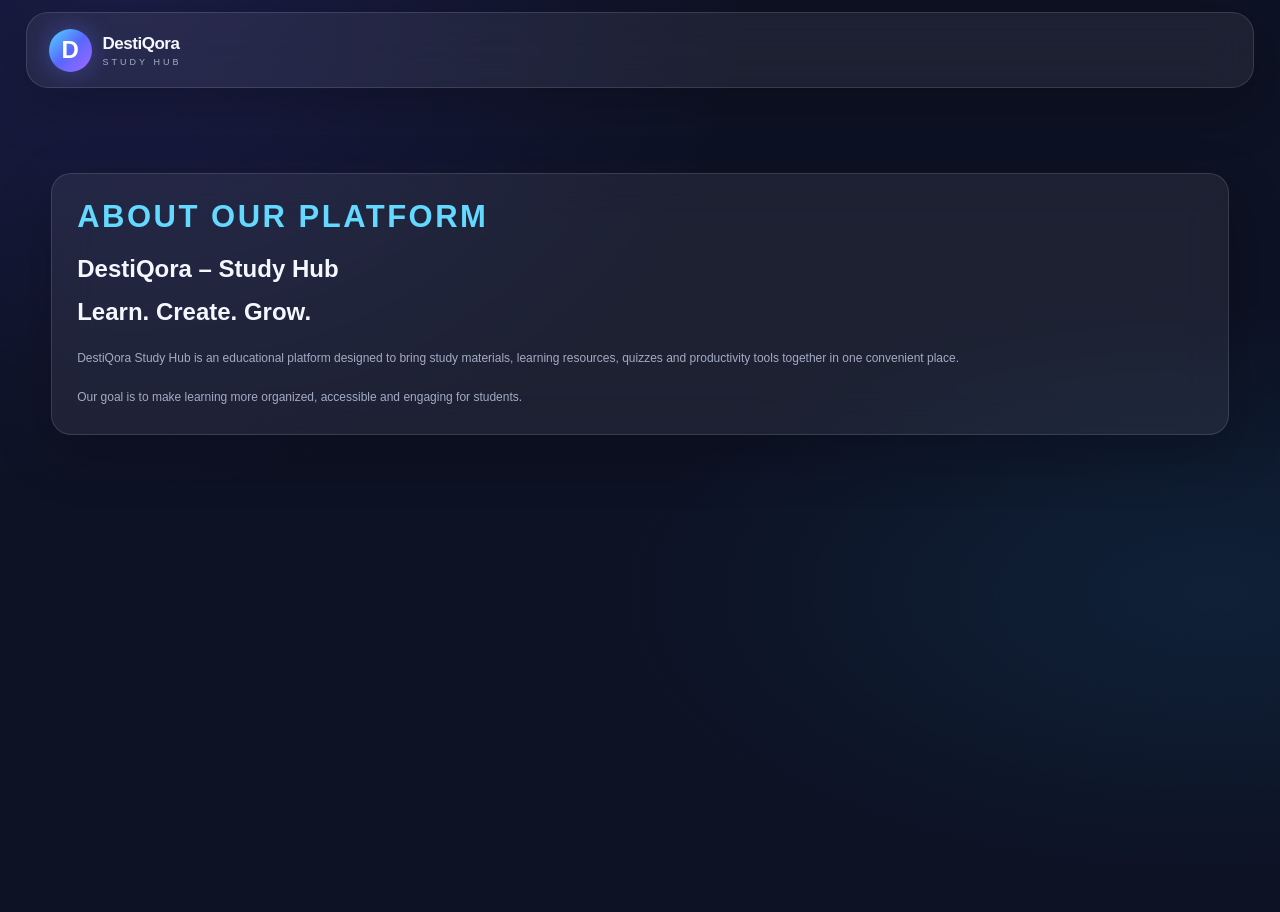
<file: about.html>
<!DOCTYPE html>
<html lang="en">
<head>
<meta charset="UTF-8">
<meta name="viewport" content="width=device-width,initial-scale=1">
<title>About Us | DestiQora</title>
<link rel="stylesheet" href="./css/styles.css">
</head>
<body>
<header class="navbar glass">
  <a href="./index.html" class="brand">
    <span class="brand-icon">D</span>
    <span><strong>DestiQora</strong><small>STUDY HUB</small></span>
  </a>
</header>

<main class="container section">
  <section class="glass category-card">
    <span class="eyebrow">ABOUT OUR PLATFORM</span>
    <h1>DestiQora – Study Hub</h1>
    <h2 style="margin-top:15px">Learn. Create. Grow.</h2>
    <p style="color:var(--muted);line-height:2;margin-top:20px">
      DestiQora Study Hub is an educational platform designed to bring
      study materials, learning resources, quizzes and productivity
      tools together in one convenient place.
    </p>
    <p style="color:var(--muted);line-height:2;margin-top:15px">
      Our goal is to make learning more organized, accessible and
      engaging for students.
    </p>
  </section>
</main>
</body>
</html>
</file>
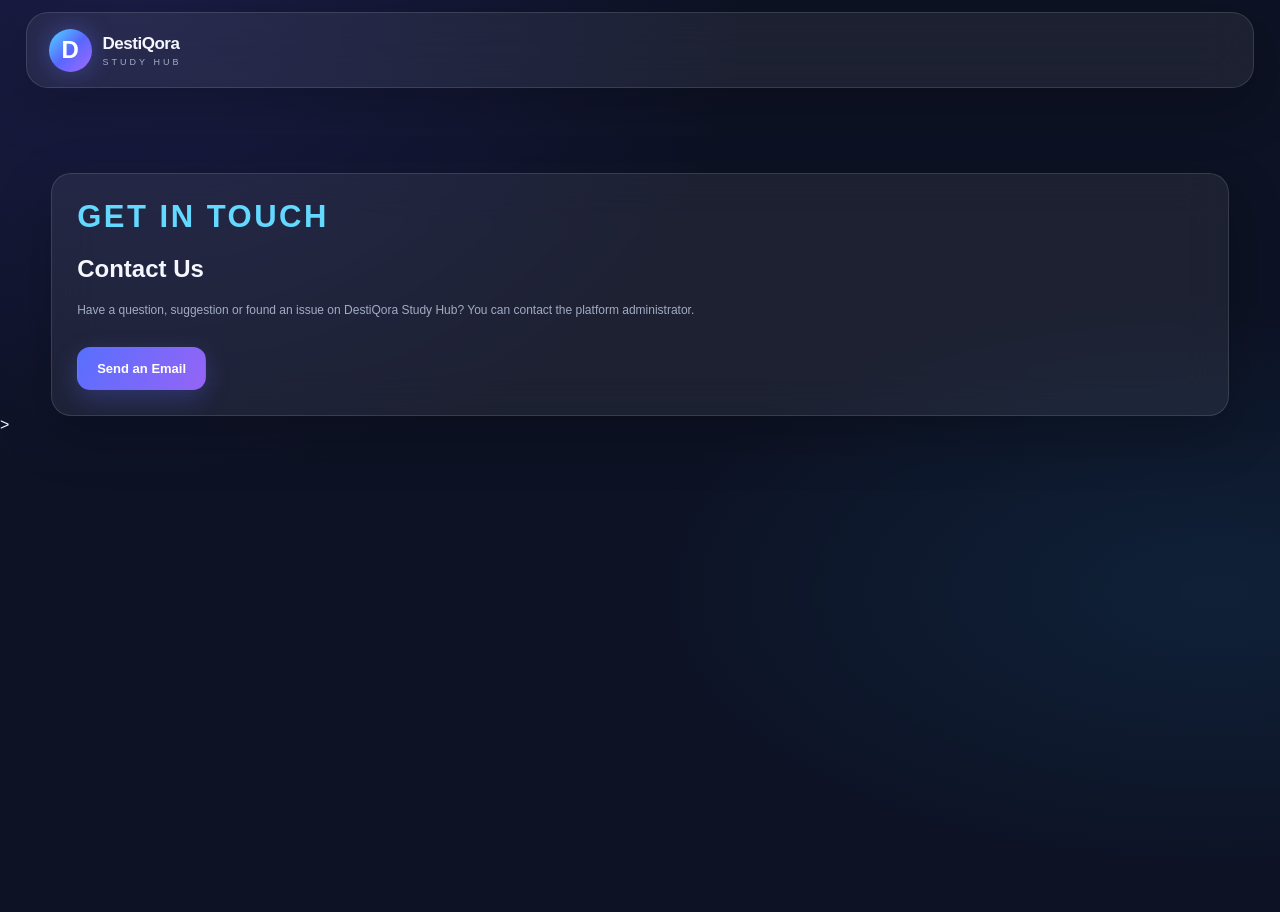
<file: contact.html>
<!DOCTYPE html>
<html lang="en">
<head>
<meta charset="UTF-8">
<meta name="viewport" content="width=device-width,initial-scale=1">
<title>Contact Us | DestiQora</title>
<link rel="stylesheet" href="./css/styles.css">
</head>
<body>
<header class="navbar glass">
  <a href="./index.html" class="brand">
    <span class="brand-icon">D</span>
    <span><strong>DestiQora</strong><small>STUDY HUB</small></span>
  </a>
</header>

<main class="container section">
  <section class="glass category-card">
    <span class="eyebrow">GET IN TOUCH</span>
    <h1>Contact Us</h1>
    <p style="color:var(--muted);line-height:2;margin-top:15px">
      Have a question, suggestion or found an issue on DestiQora Study Hub?
      You can contact the platform administrator.
    </p>
    <a class="btn btn-primary"
       style="margin-top:25px"
       href="mailto:adityasinghworks1612@gmail.com?subject=DestiQora%20Study%20Hub">
      Send an Email
    </a>
  </section>
</main>
</body>
</html>>
</file>
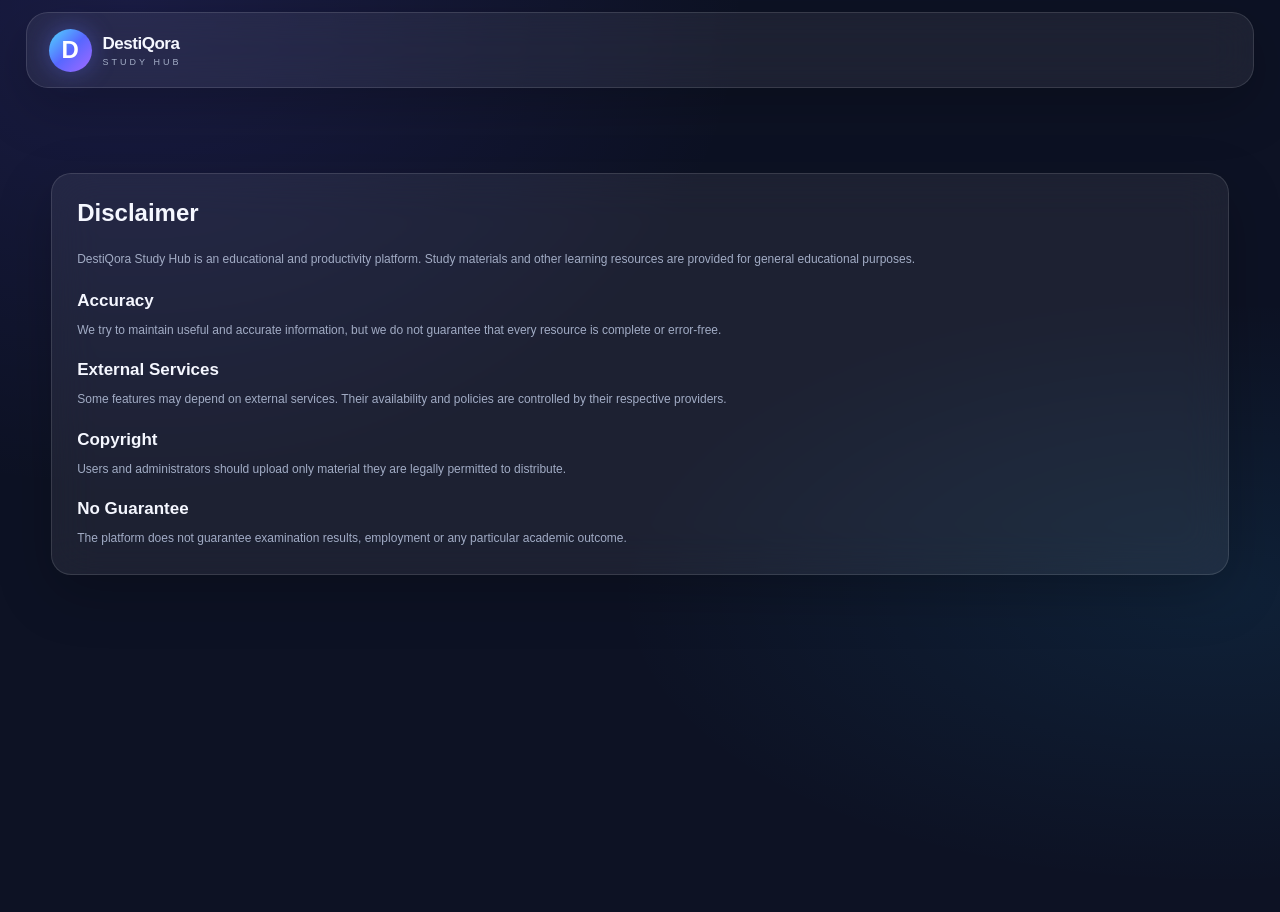
<file: disclaimer.html>
<!DOCTYPE html>
<html lang="en">
<head>
<meta charset="UTF-8">
<meta name="viewport" content="width=device-width,initial-scale=1">
<title>Disclaimer | DestiQora</title>
<link rel="stylesheet" href="./css/styles.css">
</head>
<body>
<header class="navbar glass">
  <a href="./index.html" class="brand">
    <span class="brand-icon">D</span>
    <span><strong>DestiQora</strong><small>STUDY HUB</small></span>
  </a>
</header>

<main class="container section">
<section class="glass category-card">
<h1>Disclaimer</h1>

<p style="color:var(--muted);line-height:2;margin-top:20px">
  DestiQora Study Hub is an educational and productivity platform.
  Study materials and other learning resources are provided for
  general educational purposes.
</p>

<h3 style="margin-top:20px">Accuracy</h3>
<p>We try to maintain useful and accurate information, but we do not guarantee that every resource is complete or error-free.</p>

<h3 style="margin-top:20px">External Services</h3>
<p>Some features may depend on external services. Their availability and policies are controlled by their respective providers.</p>

<h3 style="margin-top:20px">Copyright</h3>
<p>Users and administrators should upload only material they are legally permitted to distribute.</p>

<h3 style="margin-top:20px">No Guarantee</h3>
<p>The platform does not guarantee examination results, employment or any particular academic outcome.</p>
</section>
</main>
</body>
</html>
</file>
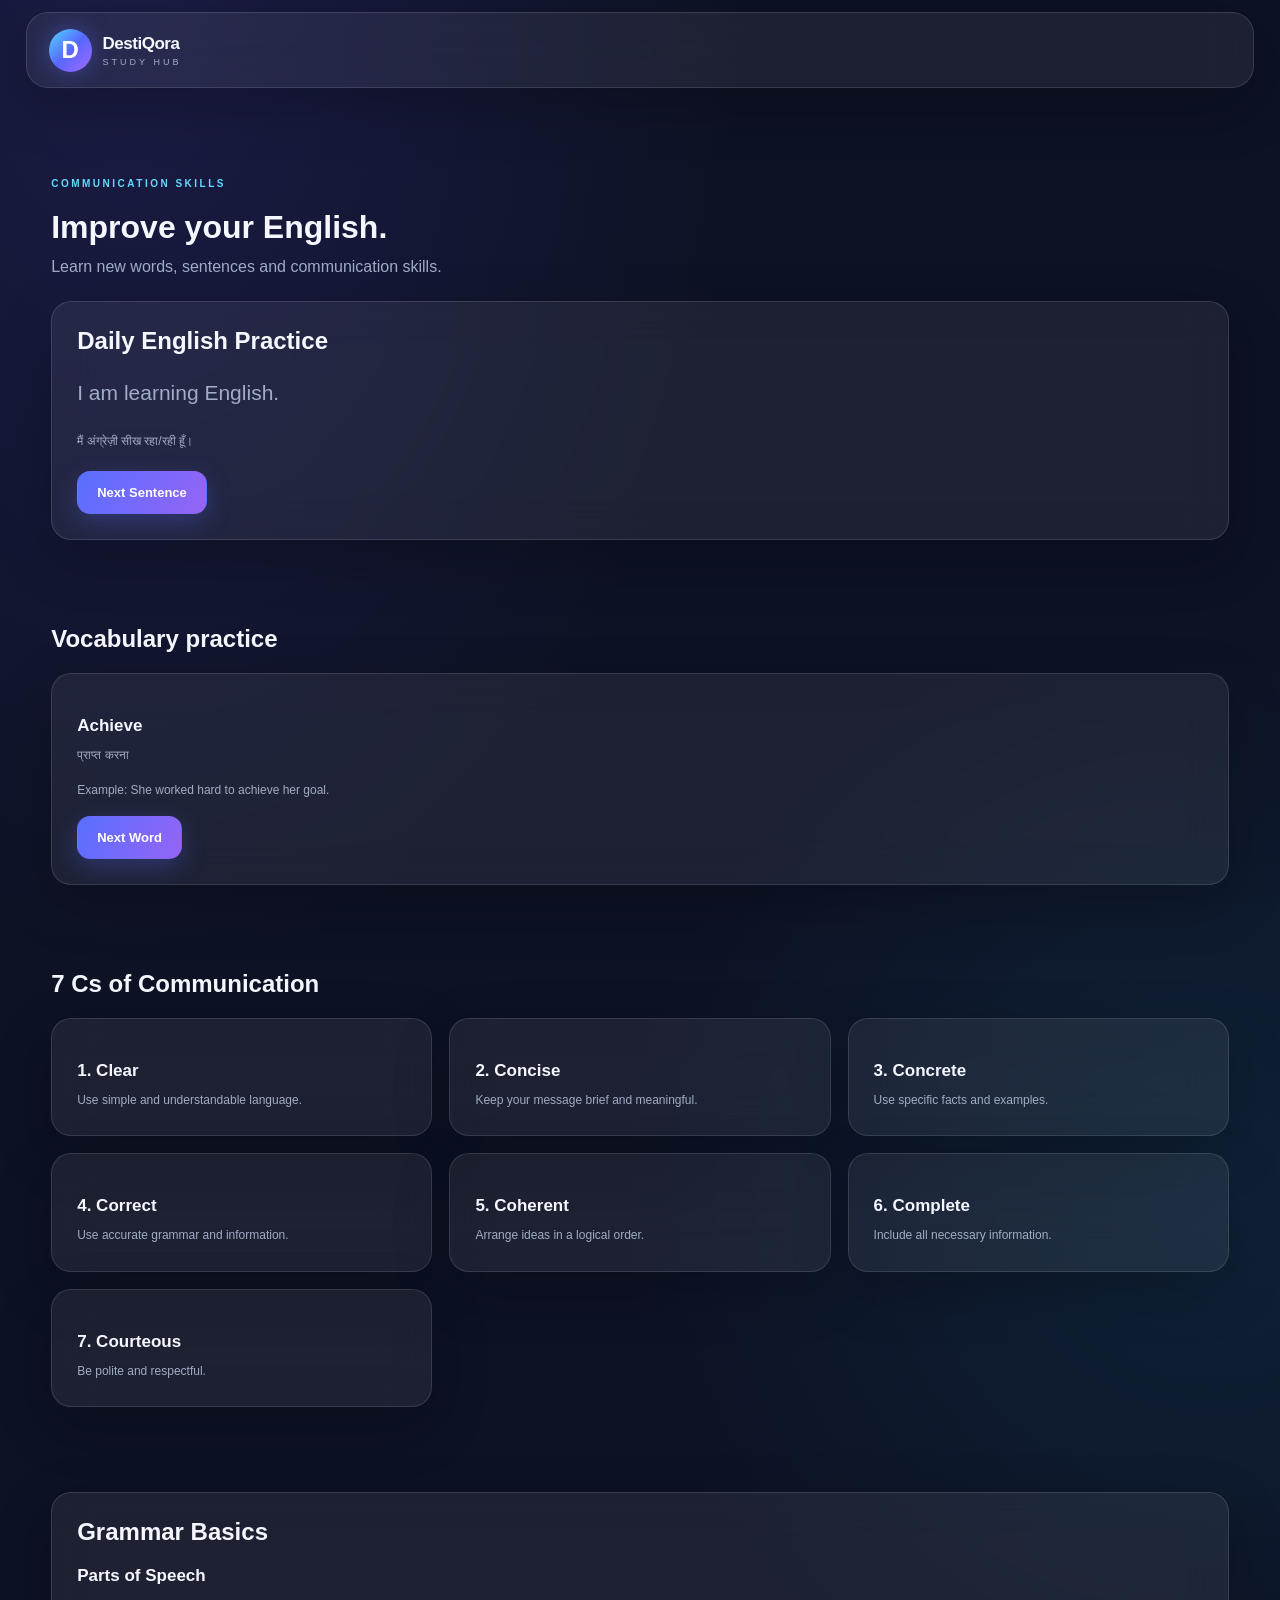
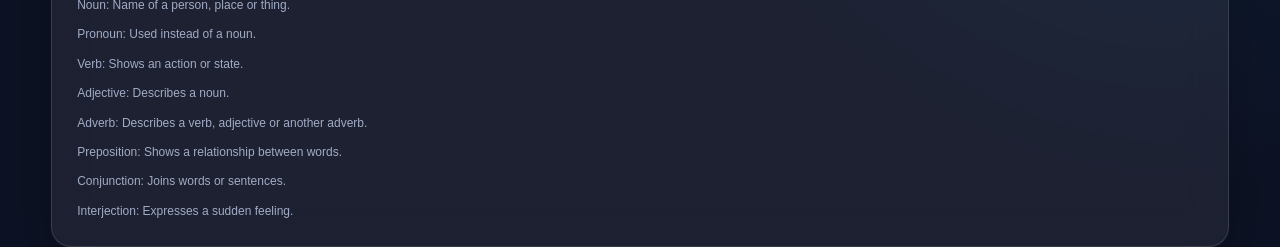
<file: english.html>
<!DOCTYPE html>
<html lang="en">
<head>
<meta charset="UTF-8">
<meta name="viewport" content="width=device-width,initial-scale=1">
<title>English Learning | DestiQora</title>
<link rel="stylesheet" href="./css/styles.css">
</head>
<body>

<header class="navbar glass">
  <a href="./index.html" class="brand">
    <span class="brand-icon">D</span>
    <span><strong>DestiQora</strong><small>STUDY HUB</small></span>
  </a>
</header>

<main class="container section">
  <span class="eyebrow">COMMUNICATION SKILLS</span>
  <h1>Improve your English.</h1>
  <p style="color:var(--muted);margin:12px 0 25px">
    Learn new words, sentences and communication skills.
  </p>

  <section class="glass category-card">
    <h2>Daily English Practice</h2>
    <p id="dailyEnglish" style="margin:20px 0;font-size:21px"></p>
    <p id="dailyHindi" style="color:var(--muted)"></p>
    <button id="nextSentence" class="btn btn-primary" style="margin-top:20px">
      Next Sentence
    </button>
  </section>

  <section class="section">
    <h2>Vocabulary practice</h2>
    <div class="glass category-card" style="margin-top:20px">
      <h3 id="englishWord"></h3>
      <p id="englishMeaning"></p>
      <p id="englishExample" style="margin:15px 0;color:var(--muted)"></p>
      <button id="nextEnglishWord" class="btn btn-primary">Next Word</button>
    </div>
  </section>

  <section class="section">
    <h2>7 Cs of Communication</h2>
    <div class="category-grid" style="margin-top:20px">
      <div class="category-card glass"><h3>1. Clear</h3><p>Use simple and understandable language.</p></div>
      <div class="category-card glass"><h3>2. Concise</h3><p>Keep your message brief and meaningful.</p></div>
      <div class="category-card glass"><h3>3. Concrete</h3><p>Use specific facts and examples.</p></div>
      <div class="category-card glass"><h3>4. Correct</h3><p>Use accurate grammar and information.</p></div>
      <div class="category-card glass"><h3>5. Coherent</h3><p>Arrange ideas in a logical order.</p></div>
      <div class="category-card glass"><h3>6. Complete</h3><p>Include all necessary information.</p></div>
      <div class="category-card glass"><h3>7. Courteous</h3><p>Be polite and respectful.</p></div>
    </div>
  </section>

  <section class="section glass category-card">
    <h2>Grammar Basics</h2>
    <h3 style="margin-top:20px">Parts of Speech</h3>
    <p>Noun: Name of a person, place or thing.</p>
    <p>Pronoun: Used instead of a noun.</p>
    <p>Verb: Shows an action or state.</p>
    <p>Adjective: Describes a noun.</p>
    <p>Adverb: Describes a verb, adjective or another adverb.</p>
    <p>Preposition: Shows a relationship between words.</p>
    <p>Conjunction: Joins words or sentences.</p>
    <p>Interjection: Expresses a sudden feeling.</p>
  </section>
</main>

<script type="module" src="./js/english.js"></script>
</body>
</html>
</file>
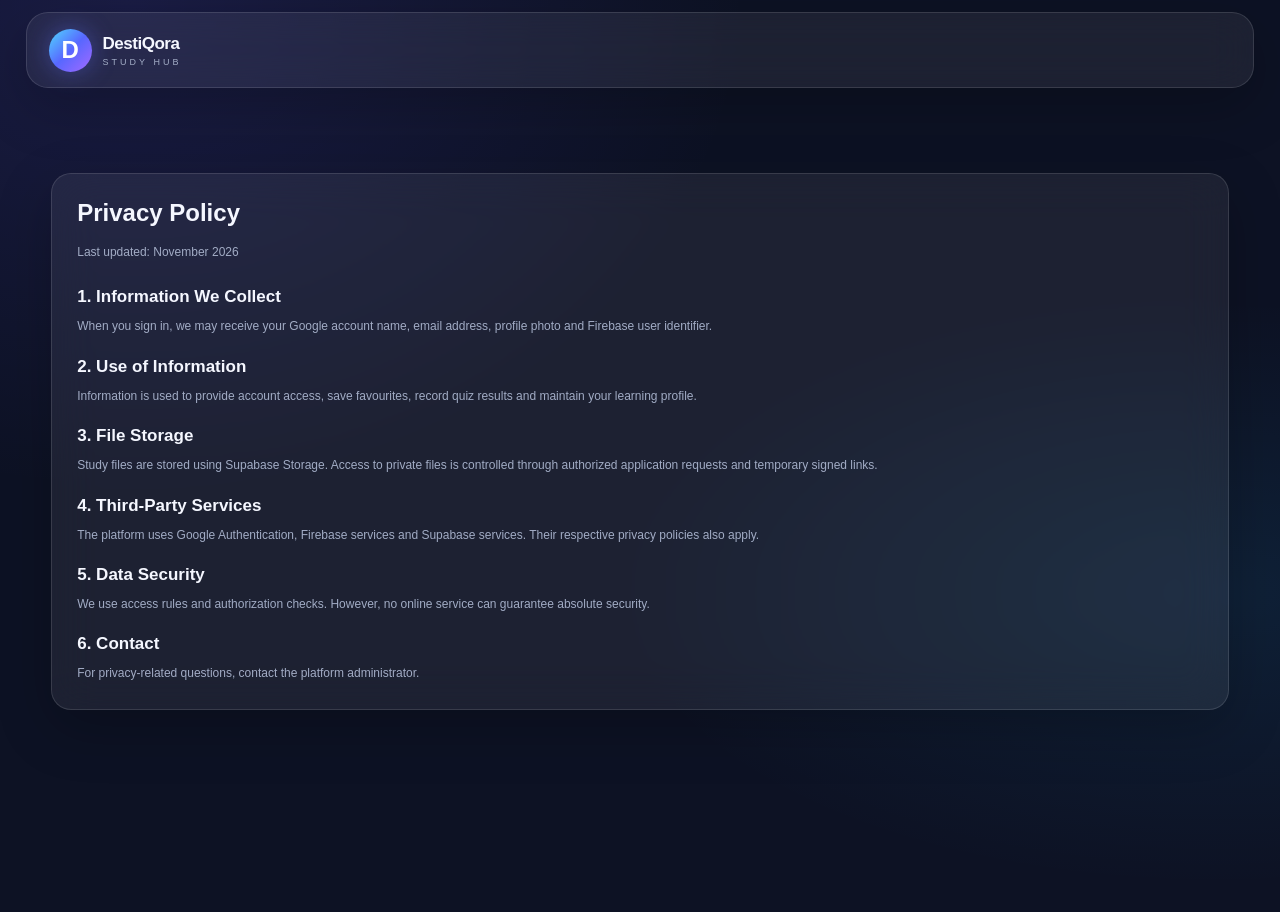
<file: privacy.html>
<!DOCTYPE html>
<html lang="en">
<head>
<meta charset="UTF-8">
<meta name="viewport" content="width=device-width,initial-scale=1">
<title>Privacy Policy | DestiQora</title>
<link rel="stylesheet" href="./css/styles.css">
</head>
<body>
<header class="navbar glass">
  <a href="./index.html" class="brand">
    <span class="brand-icon">D</span>
    <span><strong>DestiQora</strong><small>STUDY HUB</small></span>
  </a>
</header>

<main class="container section">
<section class="glass category-card">
<h1>Privacy Policy</h1>
<p style="color:var(--muted);margin-top:15px">Last updated: November 2026</p>

<h3 style="margin-top:25px">1. Information We Collect</h3>
<p>When you sign in, we may receive your Google account name, email address, profile photo and Firebase user identifier.</p>

<h3 style="margin-top:20px">2. Use of Information</h3>
<p>Information is used to provide account access, save favourites, record quiz results and maintain your learning profile.</p>

<h3 style="margin-top:20px">3. File Storage</h3>
<p>Study files are stored using Supabase Storage. Access to private files is controlled through authorized application requests and temporary signed links.</p>

<h3 style="margin-top:20px">4. Third-Party Services</h3>
<p>The platform uses Google Authentication, Firebase services and Supabase services. Their respective privacy policies also apply.</p>

<h3 style="margin-top:20px">5. Data Security</h3>
<p>We use access rules and authorization checks. However, no online service can guarantee absolute security.</p>

<h3 style="margin-top:20px">6. Contact</h3>
<p>For privacy-related questions, contact the platform administrator.</p>
</section>
</main>
</body>
</html>
</file>
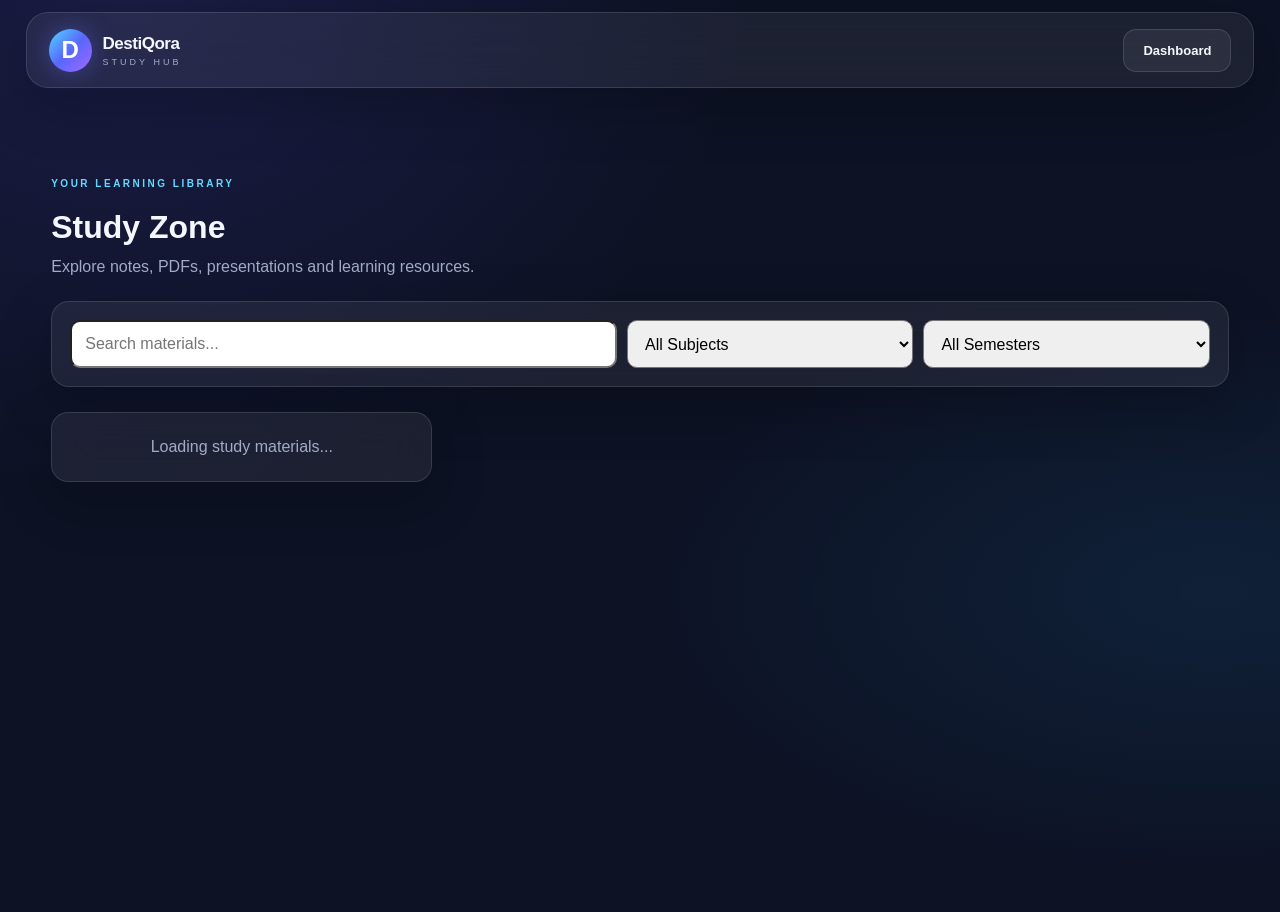
<file: study.html>
<!DOCTYPE html>
<html lang="en">
<head>
<meta charset="UTF-8">
<meta name="viewport" content="width=device-width,initial-scale=1">
<title>Study Zone | DestiQora</title>
<link rel="stylesheet" href="./css/styles.css">
</head>
<body>

<header class="navbar glass">
  <a href="./index.html" class="brand">
    <span class="brand-icon">D</span>
    <span><strong>DestiQora</strong><small>STUDY HUB</small></span>
  </a>
  <a href="./dashboard.html" class="btn btn-glass">Dashboard</a>
</header>

<main class="container section">
  <span class="eyebrow">YOUR LEARNING LIBRARY</span>
  <h1>Study Zone</h1>
  <p style="color:var(--muted);margin:12px 0 25px">
    Explore notes, PDFs, presentations and learning resources.
  </p>

  <div class="glass" style="padding:18px;border-radius:18px;display:flex;gap:10px;flex-wrap:wrap">
    <input id="searchInput" placeholder="Search materials..."
      style="flex:2;min-width:180px;padding:13px;border-radius:10px">
    <select id="subjectFilter" style="flex:1;min-width:150px;padding:13px;border-radius:10px">
      <option value="">All Subjects</option>
      <option>Mathematics</option>
      <option>Applied Chemistry</option>
      <option>Physics</option>
      <option>Communication Skills</option>
      <option>Programming</option>
      <option>Computer Science Engineering</option>
      <option>Other Subjects</option>
    </select>
    <select id="semesterFilter" style="flex:1;min-width:130px;padding:13px;border-radius:10px">
      <option value="">All Semesters</option>
      <option>1st Semester</option>
      <option>2nd Semester</option>
      <option>3rd Semester</option>
      <option>4th Semester</option>
      <option>5th Semester</option>
      <option>6th Semester</option>
    </select>
  </div>

  <div id="studyGrid" class="resource-grid" style="margin-top:25px">
    <div class="loading-card glass">Loading study materials...</div>
  </div>
</main>

<script type="module" src="./js/study.js"></script>
</body>
</html>
</file>
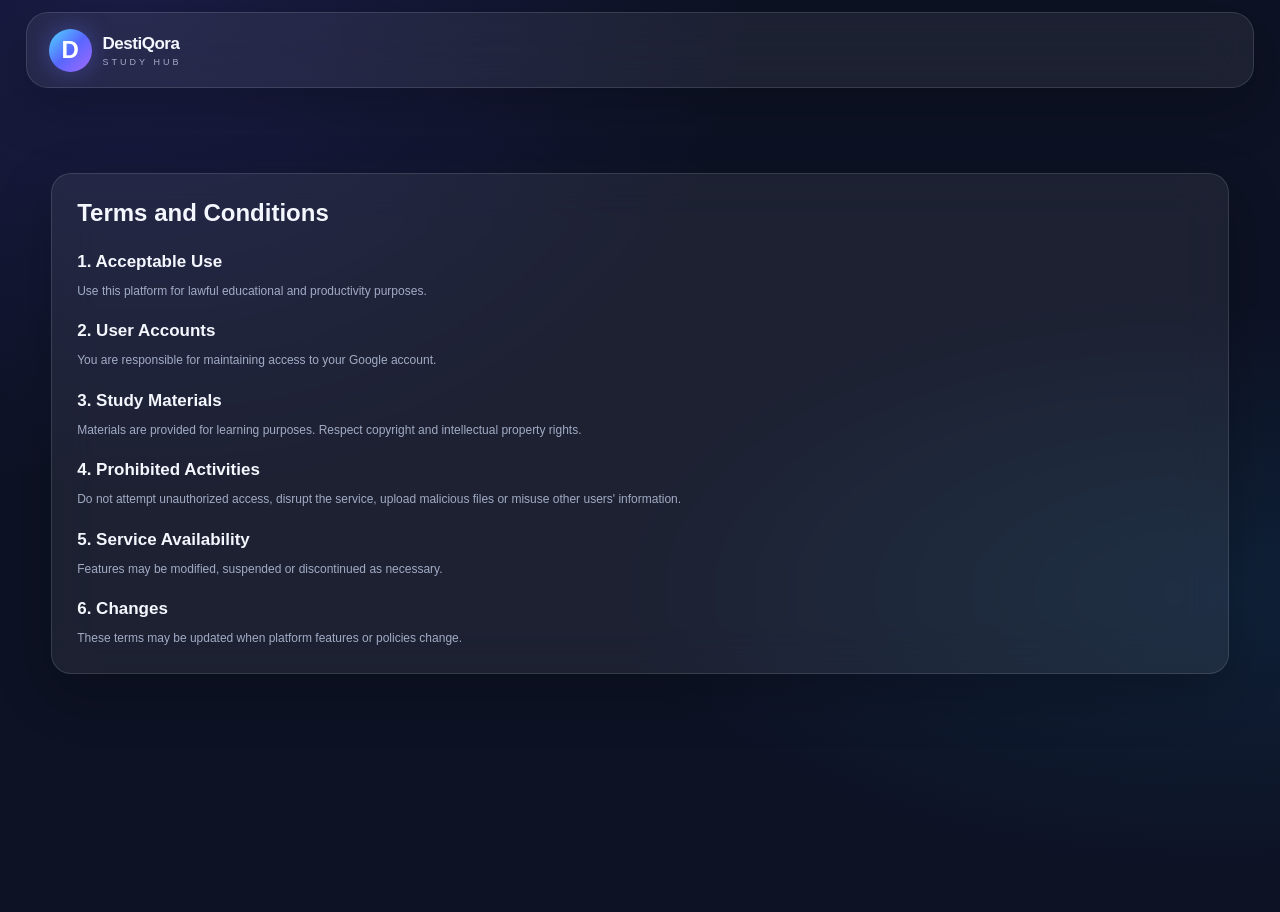
<file: terms.html>
<!DOCTYPE html>
<html lang="en">
<head>
<meta charset="UTF-8">
<meta name="viewport" content="width=device-width,initial-scale=1">
<title>Terms and Conditions | DestiQora</title>
<link rel="stylesheet" href="./css/styles.css">
</head>
<body>
<header class="navbar glass">
  <a href="./index.html" class="brand">
    <span class="brand-icon">D</span>
    <span><strong>DestiQora</strong><small>STUDY HUB</small></span>
  </a>
</header>

<main class="container section">
<section class="glass category-card">
<h1>Terms and Conditions</h1>

<h3 style="margin-top:25px">1. Acceptable Use</h3>
<p>Use this platform for lawful educational and productivity purposes.</p>

<h3 style="margin-top:20px">2. User Accounts</h3>
<p>You are responsible for maintaining access to your Google account.</p>

<h3 style="margin-top:20px">3. Study Materials</h3>
<p>Materials are provided for learning purposes. Respect copyright and intellectual property rights.</p>

<h3 style="margin-top:20px">4. Prohibited Activities</h3>
<p>Do not attempt unauthorized access, disrupt the service, upload malicious files or misuse other users' information.</p>

<h3 style="margin-top:20px">5. Service Availability</h3>
<p>Features may be modified, suspended or discontinued as necessary.</p>

<h3 style="margin-top:20px">6. Changes</h3>
<p>These terms may be updated when platform features or policies change.</p>
</section>
</main>
</body>
</html>
</file>
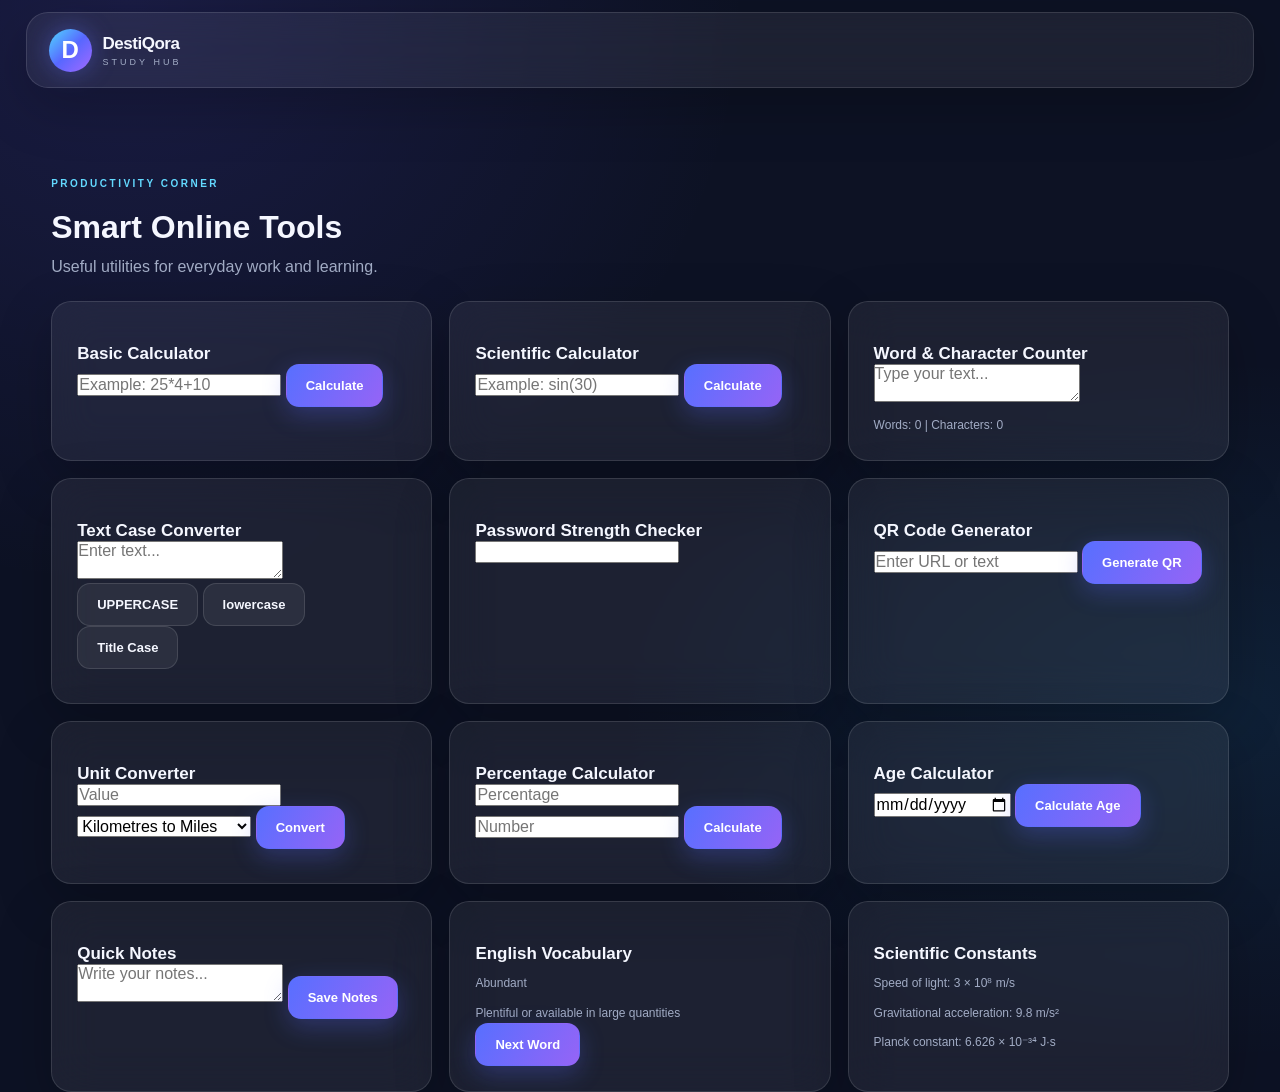
<file: tools.html>
<!DOCTYPE html>
<html lang="en">
<head>
<meta charset="UTF-8">
<meta name="viewport" content="width=device-width,initial-scale=1">
<title>Online Tools | DestiQora</title>
<link rel="stylesheet" href="./css/styles.css">
</head>
<body>

<header class="navbar glass">
  <a href="./index.html" class="brand">
    <span class="brand-icon">D</span>
    <span><strong>DestiQora</strong><small>STUDY HUB</small></span>
  </a>
</header>

<main class="container section">
  <span class="eyebrow">PRODUCTIVITY CORNER</span>
  <h1>Smart Online Tools</h1>
  <p style="color:var(--muted);margin:12px 0 25px">
    Useful utilities for everyday work and learning.
  </p>

  <div class="category-grid" id="toolsGrid">

    <section class="glass category-card">
      <h3>Basic Calculator</h3>
      <input id="calcInput" placeholder="Example: 25*4+10">
      <button id="calcBtn" class="btn btn-primary">Calculate</button>
      <p id="calcResult"></p>
    </section>

    <section class="glass category-card">
      <h3>Scientific Calculator</h3>
      <input id="sciInput" placeholder="Example: sin(30)">
      <button id="sciBtn" class="btn btn-primary">Calculate</button>
      <p id="sciResult"></p>
    </section>

    <section class="glass category-card">
      <h3>Word & Character Counter</h3>
      <textarea id="countText" placeholder="Type your text..."></textarea>
      <p id="countResult">Words: 0 | Characters: 0</p>
    </section>

    <section class="glass category-card">
      <h3>Text Case Converter</h3>
      <textarea id="caseText" placeholder="Enter text..."></textarea>
      <button data-case="upper" class="btn btn-glass">UPPERCASE</button>
      <button data-case="lower" class="btn btn-glass">lowercase</button>
      <button data-case="title" class="btn btn-glass">Title Case</button>
      <p id="caseResult"></p>
    </section>

    <section class="glass category-card">
      <h3>Password Strength Checker</h3>
      <input type="password" id="passwordInput">
      <p id="passwordResult"></p>
    </section>

    <section class="glass category-card">
      <h3>QR Code Generator</h3>
      <input id="qrText" placeholder="Enter URL or text">
      <button id="qrBtn" class="btn btn-primary">Generate QR</button>
      <div id="qrResult"></div>
    </section>

    <section class="glass category-card">
      <h3>Unit Converter</h3>
      <input type="number" id="unitValue" placeholder="Value">
      <select id="unitType">
        <option value="km-mi">Kilometres to Miles</option>
        <option value="mi-km">Miles to Kilometres</option>
        <option value="kg-lb">Kilograms to Pounds</option>
        <option value="lb-kg">Pounds to Kilograms</option>
        <option value="c-f">Celsius to Fahrenheit</option>
        <option value="f-c">Fahrenheit to Celsius</option>
      </select>
      <button id="unitBtn" class="btn btn-primary">Convert</button>
      <p id="unitResult"></p>
    </section>

    <section class="glass category-card">
      <h3>Percentage Calculator</h3>
      <input type="number" id="percentA" placeholder="Percentage">
      <input type="number" id="percentB" placeholder="Number">
      <button id="percentBtn" class="btn btn-primary">Calculate</button>
      <p id="percentResult"></p>
    </section>

    <section class="glass category-card">
      <h3>Age Calculator</h3>
      <input type="date" id="birthDate">
      <button id="ageBtn" class="btn btn-primary">Calculate Age</button>
      <p id="ageResult"></p>
    </section>

    <section class="glass category-card">
      <h3>Quick Notes</h3>
      <textarea id="quickNotes" placeholder="Write your notes..."></textarea>
      <button id="saveNotes" class="btn btn-primary">Save Notes</button>
      <p id="notesStatus"></p>
    </section>

    <section class="glass category-card">
      <h3>English Vocabulary</h3>
      <p id="vocabWord"></p>
      <p id="vocabMeaning"></p>
      <button id="nextVocab" class="btn btn-primary">Next Word</button>
    </section>

    <section class="glass category-card">
      <h3>Scientific Constants</h3>
      <p>Speed of light: 3 × 10⁸ m/s</p>
      <p>Gravitational acceleration: 9.8 m/s²</p>
      <p>Planck constant: 6.626 × 10⁻³⁴ J·s</p>
    </section>

  </div>
</main>

<script type="module" src="./js/tools.js"></script>
</body>
</html>
</file>
<file: css/styles.css>
:root {
  --bg: #0d1224;
  --surface: rgba(255,255,255,.065);
  --surface-hover: rgba(255,255,255,.105);
  --border: rgba(255,255,255,.12);
  --text: #f5f7ff;
  --muted: #a2acc5;
  --primary: #657aff;
  --secondary: #9b69ff;
  --cyan: #63d9ff;
  --shadow: 0 18px 55px rgba(0,0,0,.22);
}

body.light {
  --bg: #f1f5ff;
  --surface: rgba(255,255,255,.72);
  --surface-hover: #fff;
  --border: rgba(80,100,150,.15);
  --text: #18213b;
  --muted: #68738e;
  --shadow: 0 15px 40px rgba(50,70,120,.09);
}

* {
  box-sizing: border-box;
  margin: 0;
  padding: 0;
}

html { scroll-behavior: smooth; }

body {
  background:
    radial-gradient(ellipse at 10% 0%, rgba(100,85,255,.15), transparent 38%),
    radial-gradient(ellipse at 95% 65%, rgba(36,185,255,.09), transparent 35%),
    var(--bg);
  color: var(--text);
  font-family: Inter, sans-serif;
  min-height: 100vh;
  transition: background .3s, color .3s;
}

a { color: inherit; text-decoration: none; }
button, input, select, textarea { font: inherit; }
button { cursor: pointer; }

.hidden { display: none !important; }

.container {
  width: min(1200px, 92%);
  margin-inline: auto;
}

.glass {
  background: var(--surface);
  border: 1px solid var(--border);
  backdrop-filter: blur(22px);
  -webkit-backdrop-filter: blur(22px);
  box-shadow: var(--shadow);
}

.navbar {
  position: sticky;
  top: 12px;
  z-index: 100;
  width: min(1360px, 96%);
  margin: 12px auto;
  min-height: 76px;
  padding: 12px 22px;
  border-radius: 22px;
  display: flex;
  align-items: center;
  justify-content: space-between;
  gap: 20px;
}

.brand {
  display: flex;
  align-items: center;
  gap: 11px;
}

.brand-icon {
  width: 43px;
  height: 43px;
  display: grid;
  place-items: center;
  border-radius: 50%;
  background: linear-gradient(135deg,#50d9ff,#5867ff,#a46aff);
  color: white;
  font-size: 24px;
  font-weight: 800;
  box-shadow: 0 0 25px rgba(100,115,255,.4);
}

.brand strong {
  display: block;
  font-size: 17px;
  letter-spacing: -.5px;
}

.brand small {
  display: block;
  font-size: 9px;
  color: var(--muted);
  letter-spacing: 3px;
  margin-top: 3px;
}

.navbar nav {
  display: flex;
  align-items: center;
  gap: 7px;
}

.navbar nav a {
  padding: 11px 13px;
  color: var(--muted);
  border-radius: 12px;
  font-size: 13px;
  transition: .25s;
}

.navbar nav a:hover,
.navbar nav a.active {
  background: var(--surface-hover);
  color: var(--text);
}

.nav-actions {
  display: flex;
  align-items: center;
  gap: 9px;
}

.icon-btn,
.menu-toggle {
  width: 42px;
  height: 42px;
  border: 1px solid var(--border);
  background: var(--surface);
  color: var(--text);
  border-radius: 13px;
}

.menu-toggle { display: none; }

.btn {
  min-height: 43px;
  display: inline-flex;
  align-items: center;
  justify-content: center;
  padding: 11px 19px;
  border-radius: 13px;
  border: 1px solid transparent;
  font-size: 13px;
  font-weight: 700;
  transition: transform .25s, box-shadow .25s;
}

.btn:hover { transform: translateY(-3px); }

.btn-primary {
  color: white;
  background: linear-gradient(120deg,#586fff,#9564f6);
  box-shadow: 0 8px 25px rgba(91,105,255,.28);
}

.btn-glass {
  color: var(--text);
  background: var(--surface);
  border-color: var(--border);
}

.hero {
  min-height: 510px;
  margin-top: 65px;
  padding: 65px 6%;
  border: 1px solid var(--border);
  border-radius: 32px;
  background: linear-gradient(125deg,rgba(94,104,255,.12),var(--surface));
  display: grid;
  grid-template-columns: 1.1fr .9fr;
  align-items: center;
  gap: 30px;
  overflow: hidden;
  position: relative;
}

.hero-content { position: relative; z-index: 2; }

.eyebrow {
  display: inline-block;
  color: var(--cyan);
  font-size: 10px;
  font-weight: 800;
  letter-spacing: 2.5px;
  margin-bottom: 20px;
}

.hero h1 {
  font-size: clamp(43px,6vw,75px);
  line-height: 1.06;
  letter-spacing: -4px;
  font-weight: 800;
}

.hero h1 span {
  background: linear-gradient(100deg,#66ddff,#7782ff,#b77aff);
  background-clip: text;
  -webkit-background-clip: text;
  color: transparent;
}

.hero-content > p {
  max-width: 510px;
  color: var(--muted);
  font-size: 15px;
  line-height: 1.9;
  margin-top: 24px;
}

.hero-actions {
  display: flex;
  flex-wrap: wrap;
  gap: 12px;
  margin-top: 28px;
}

.hero-features {
  display: flex;
  flex-wrap: wrap;
  gap: 18px;
  margin-top: 35px;
  color: var(--muted);
  font-size: 11px;
}

.hero-art {
  min-height: 340px;
  position: relative;
  display: grid;
  place-items: center;
}

.orb {
  width: 255px;
  height: 255px;
  border-radius: 50%;
  background: linear-gradient(135deg,#b4efff,#5d7cff,#9a60ff,#252e65);
  box-shadow:
    0 0 70px rgba(100,100,255,.38),
    inset -20px -20px 50px rgba(0,0,0,.2);
  animation: float 6s ease-in-out infinite;
}

.floating-card {
  position: absolute;
  padding: 17px;
  display: flex;
  align-items: center;
  gap: 12px;
  border-radius: 17px;
  min-width: 190px;
  animation: float 5s ease-in-out infinite;
}

.floating-card > span { font-size: 26px; }

.floating-card strong,
.floating-card small { display: block; }

.floating-card strong { font-size: 12px; }
.floating-card small {
  color: var(--muted);
  font-size: 10px;
  margin-top: 5px;
}

.card-one { top: 12%; left: 0; }
.card-two { bottom: 13%; right: -2%; animation-delay: 1s; }
.card-three { top: 55%; left: -3%; animation-delay: 2s; }

@keyframes float {
  0%,100% { transform: translateY(0); }
  50% { transform: translateY(-13px); }
}

.stats-grid {
  display: grid;
  grid-template-columns: repeat(4,1fr);
  gap: 17px;
  margin-top: 28px;
}

.stat-card {
  border-radius: 19px;
  padding: 22px;
  display: grid;
  grid-template-columns: 40px 1fr;
  align-items: center;
  gap: 5px 12px;
}

.stat-card > span { grid-row: span 2; font-size: 27px; }
.stat-card strong { font-size: 21px; }
.stat-card small { color: var(--muted); font-size: 11px; }

.section { margin-top: 85px; }

.section-heading {
  display: flex;
  align-items: end;
  justify-content: space-between;
  gap: 15px;
  margin-bottom: 25px;
}

.section-heading .eyebrow { margin-bottom: 8px; }

.section-heading h2 {
  font-size: clamp(23px,3vw,32px);
  letter-spacing: -1px;
}

.text-link { color: var(--cyan); font-size: 12px; }

.category-grid {
  display: grid;
  grid-template-columns: repeat(3,1fr);
  gap: 17px;
}

.category-card {
  padding: 25px;
  border-radius: 20px;
  transition: .3s;
}

.category-card:hover,
.stat-card:hover {
  transform: translateY(-5px);
  background: var(--surface-hover);
}

.category-card > span { font-size: 31px; }
.category-card h3 { margin-top: 17px; font-size: 17px; }
.category-card p { margin-top: 9px; color: var(--muted); font-size: 12px; line-height: 1.7; }

.resource-grid {
  display: grid;
  grid-template-columns: repeat(3,1fr);
  gap: 17px;
}

.resource-card {
  padding: 20px;
  border-radius: 19px;
  min-width: 0;
}

.resource-card h3 { font-size: 15px; margin: 12px 0 7px; }
.resource-card p { color: var(--muted); font-size: 12px; line-height: 1.6; }
.resource-meta { color: var(--muted); font-size: 10px; margin: 12px 0; }
.resource-card .btn { width: 100%; }

.notice-list { display: grid; gap: 12px; }

.notice-card {
  padding: 20px;
  border-radius: 17px;
}

.notice-card h3 { font-size: 15px; margin-bottom: 8px; }
.notice-card p { color: var(--muted); font-size: 12px; line-height: 1.7; }

.loading-card {
  border-radius: 17px;
  padding: 25px;
  color: var(--muted);
  text-align: center;
}

.cta-section {
  margin-top: 85px;
  margin-bottom: 75px;
  padding: 55px 20px;
  border-radius: 27px;
  text-align: center;
}

.cta-section h2 { font-size: clamp(24px,4vw,38px); }
.cta-section p { color: var(--muted); margin: 13px 0 24px; }

.footer {
  padding: 35px 0;
  border-top: 1px solid var(--border);
  display: flex;
  flex-wrap: wrap;
  align-items: center;
  justify-content: space-between;
  gap: 20px;
}

.footer p { color: var(--muted); font-size: 11px; margin-top: 8px; }
.footer-links { display: flex; flex-wrap: wrap; gap: 17px; }
.footer-links a { color: var(--muted); font-size: 11px; }

@media(max-width:950px) {
  .navbar nav { gap: 0; }
  .navbar nav a { padding: 10px 8px; font-size: 11px; }
  .hero { grid-template-columns: 1fr .8fr; padding: 45px 4%; }
  .orb { width: 200px; height: 200px; }
  .floating-card { min-width: 160px; padding: 12px; }
}

@media(max-width:720px) {
  .navbar { flex-wrap: wrap; padding: 12px 15px; }
  .menu-toggle { display: block; margin-left: auto; }
  .navbar nav {
    display: none;
    width: 100%;
    flex-direction: column;
    align-items: stretch;
    order: 3;
  }
  .navbar nav.open { display: flex; }
  .navbar nav a { padding: 13px; font-size: 13px; }
  .nav-actions { order: 2; }
  .hero {
    margin-top: 28px;
    grid-template-columns: 1fr;
    padding: 40px 25px 20px;
    text-align: center;
  }
  .hero-content > p { margin-inline: auto; }
  .hero-actions, .hero-features { justify-content: center; }
  .hero-art { min-height: 290px; }
  .orb { width: 190px; height: 190px; }
  .card-one { left: 0; }
  .card-two { right: 0; }
  .card-three { left: 0; }
  .stats-grid { grid-template-columns: repeat(2,1fr); gap: 10px; }
  .stat-card { padding: 15px; }
  .category-grid { grid-template-columns: repeat(2,1fr); }
  .resource-grid { grid-template-columns: 1fr; }
  .section { margin-top: 60px; }
  .section-heading h2 { font-size: 22px; }
  .footer { flex-direction: column; align-items: flex-start; }
}

@media(max-width:390px) {
  .category-grid { grid-template-columns: 1fr; }
  .nav-actions .btn { padding: 9px 12px; }
}
</file>
